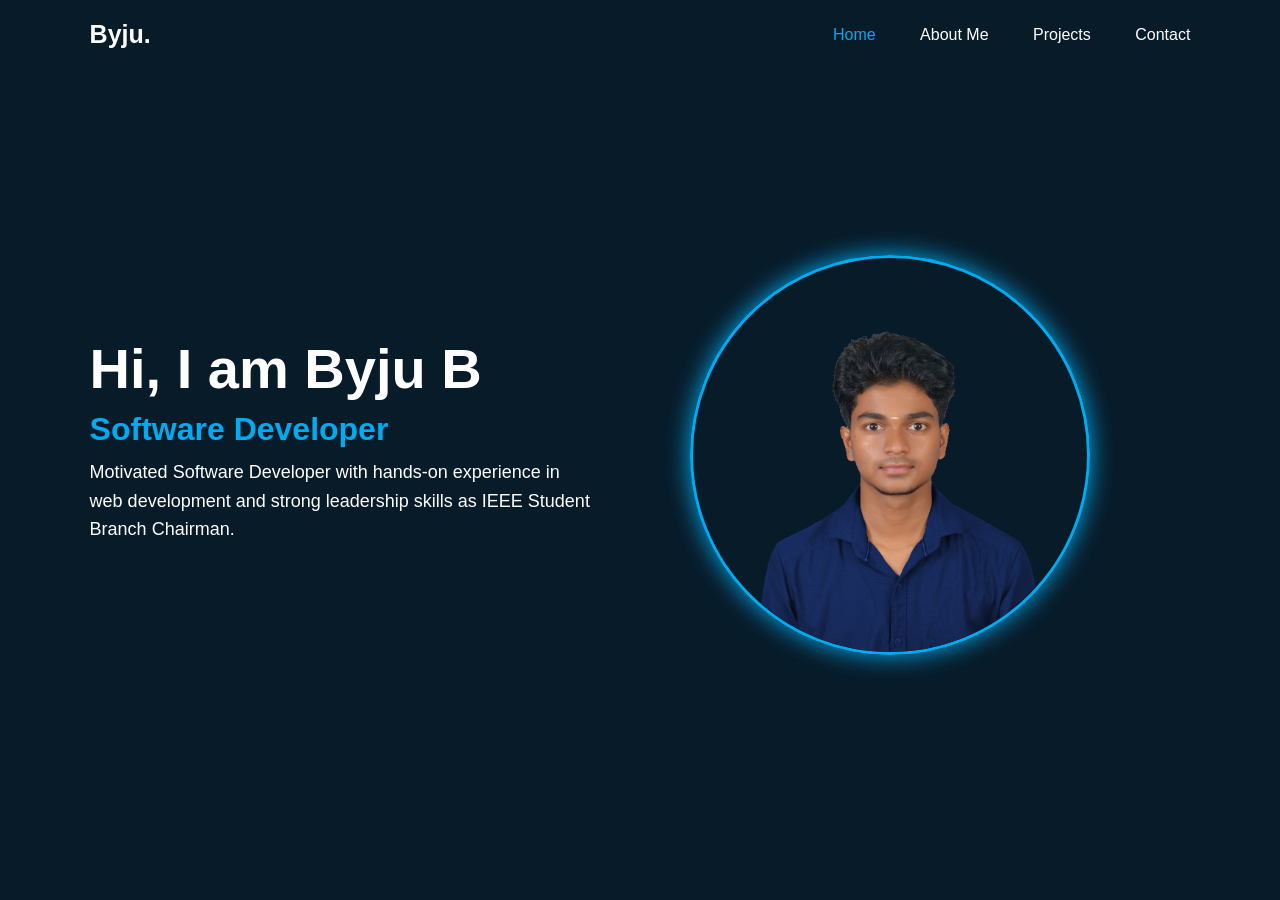
<file: index.html>
<!DOCTYPE html>
<html lang="en">
<head>
    <meta name="viewport" content="width=device-width, initial-scale=1.0">
    <title>Portfolio</title>
    <link rel="stylesheet" href="style.css">
</head>
<body>

  <header class="header">
    <a href="#" class="logo">Byju.</a>
    <nav class="navbar">
      <a href="index.html" class="active">Home</a>
      <a href="about.html">About Me</a>
      <a href="Projects.html">Projects</a>
      <a href="contact.html">Contact</a>
    </nav>
  </header>

  <section class="home">
    <div class="home-content">
      <h1>Hi, I am Byju B</h1>
      <h3>Software Developer</h3>
      <p>Motivated Software Developer with hands-on experience in web development and strong leadership skills as IEEE Student Branch Chairman.</p>
    </div>

    <div class="home-img">
      <div class="img-box">
        <img src="byju face pic round.png" alt="Byju B">
      </div>
    </div>
  </section>

</body>
</html>
</file>
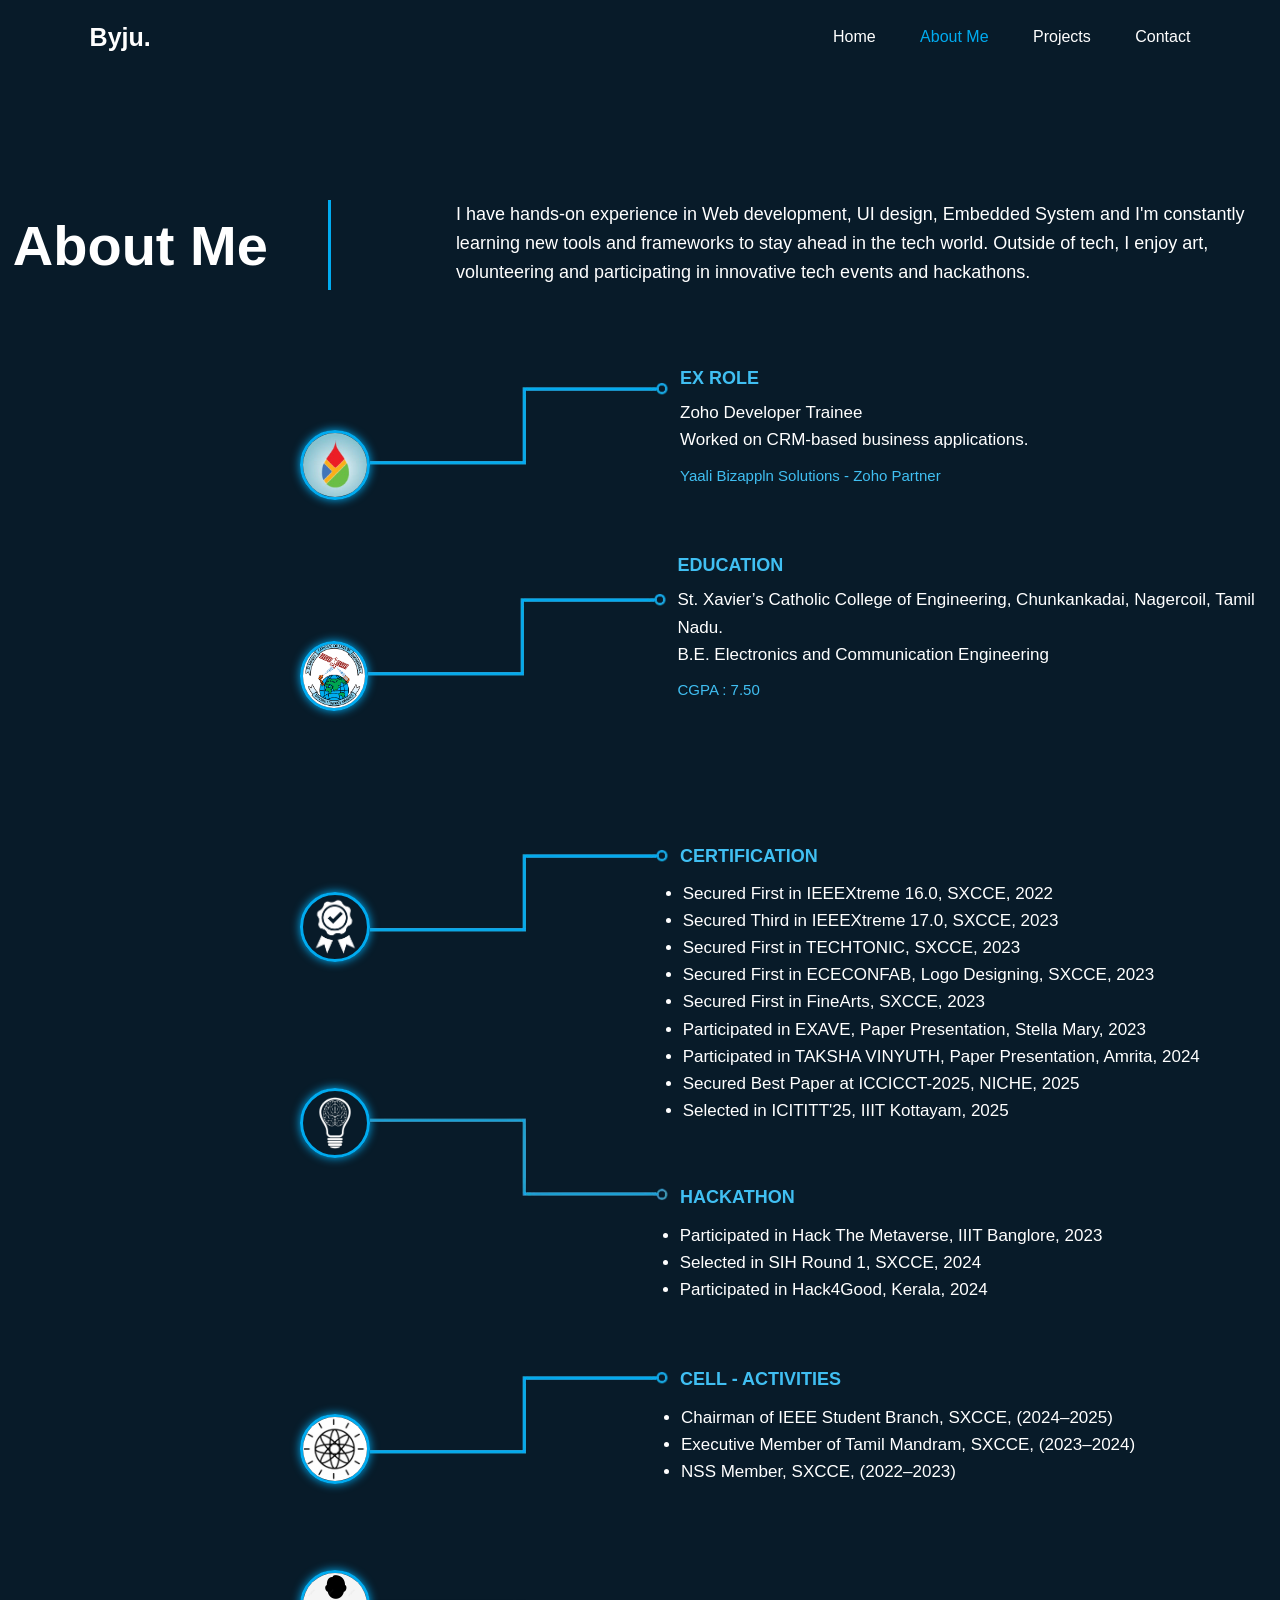
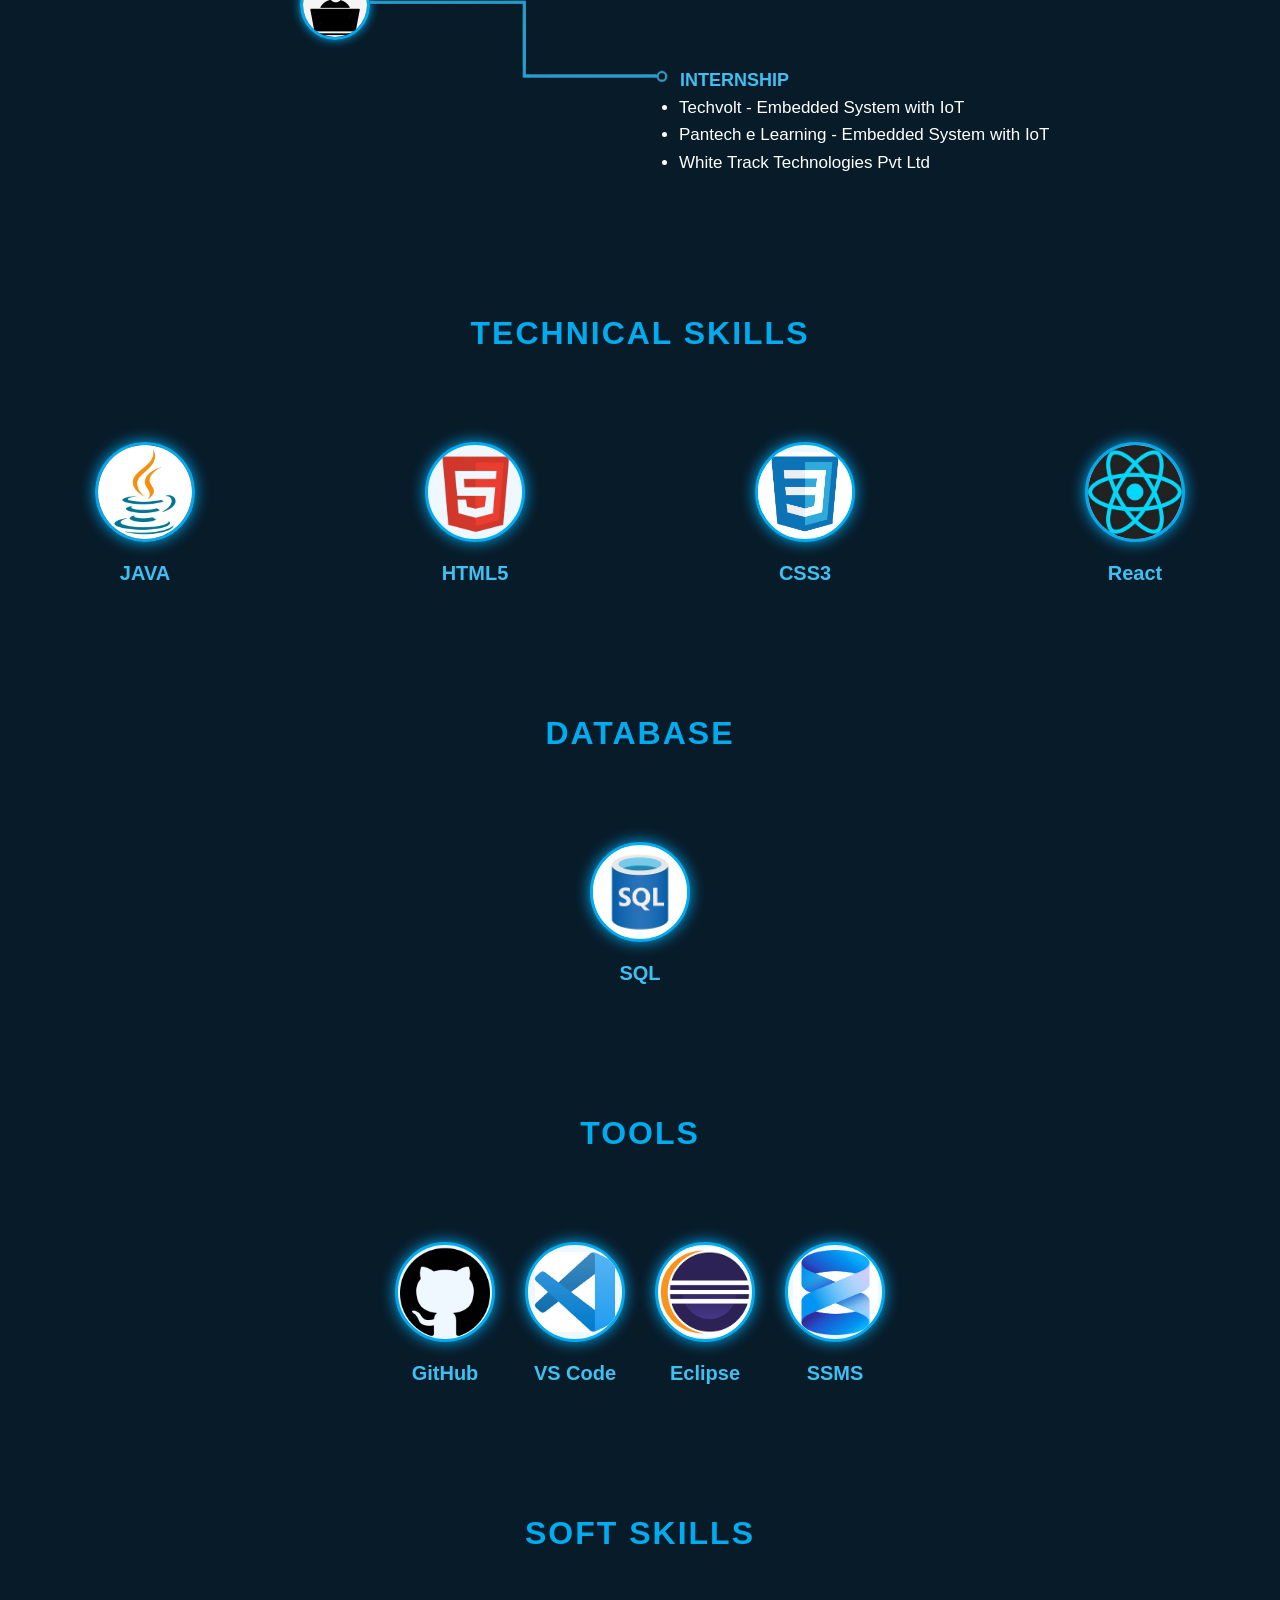
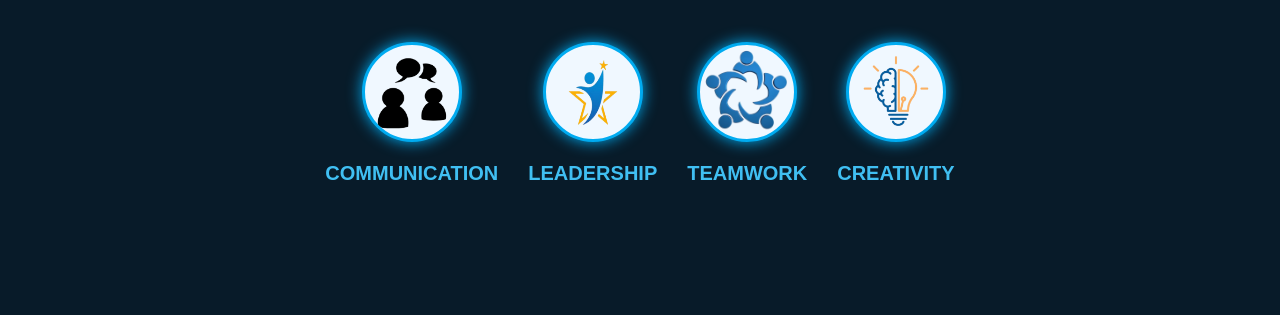
<file: about.html>
<!DOCTYPE html>
<html lang="en">
<head>
    <meta name="viewport" content="width=device-width, initial-scale=1.0">
    <title>About Me</title>
    <link rel="stylesheet" href="about.css">
</head>
<body>
    <header class="header">
        <a href="#" class="logo">Byju.</a>
        <nav class="navbar">
            <a href="index.html">Home</a>
            <a href="about.html" class="active">About Me</a>
            <a href="Projects.html">Projects</a>
            <a href="contact.html">Contact</a>
        </nav>
    </header>

<section class="about">
  <div class="about-content">
    <div class="about-row">
      <h1><span>About</span> <span>Me</span></h1>
      <div class="line-row">
      <p>
        I have hands-on experience in Web development, UI design, Embedded System and I'm constantly learning new tools and frameworks to stay ahead in the tech world. Outside of tech, I enjoy art, volunteering and participating in innovative tech events and hackathons.
      </p>
    </div>
    </div>
  </div>
</section>


<div class="certificate-row">
  <div class="circle-box">
    <img src="yaali.jpeg" style="width: 70px; height: 70px;" alt="certification">
  </div>

   <img src="line.png" class="line-img">

  <div class="education-text" style="margin-top: 35px;">
    <span>EX ROLE</span>
    <p>
      Zoho Developer Trainee
      <br>
        Worked on CRM-based business applications.
      <br>
      <p style="font-size:15px;  color:#40bff2;">Yaali Bizappln Solutions - Zoho Partner
</p>
    </p>
  </div>
</div>


<div class="certificate-row">
  <div class="circle-box">
    <img src="xavier.png" style="width: 70px; height: 70px;" alt="certification">
  </div>

  <img src="line.png" class="line-img">

  <div class="education-text" style="margin-top: 15px;">
    <span>EDUCATION</span>
    <p>
      St. Xavier’s Catholic College of Engineering, Chunkankadai, Nagercoil, Tamil Nadu.
      <br>
      B.E. Electronics and Communication Engineering &emsp;&emsp;&emsp;<p style="font-size:15px;  color:#40bff2;">
  CGPA : 7.50
</p>
    </p>
  </div>
</div>


<div class="certificate-row" style="display: flex; align-items: center;">
    <div class="circle-box" style="margin-top:140px">  
        <img src="certificate_logo.png" style="width: 60px; height: 60px;" alt="certification">
    </div>
    <img src="line.png" style="width: 300px; height: 100px; margin-left: 0px; margin-top:70px ;">
<span style="color: #40bff2; margin-left: 10px; font-size: 18px; font-weight: 700;">CERTIFICATION</span>
<ul style="margin-top: 100px; margin-left: -135px; color: white; font-size: 17px;margin-bottom: -190px;line-height: 1.6;">
  <li>Secured First in IEEEXtreme 16.0, SXCCE, 2022</li>
  <li>Secured Third in IEEEXtreme 17.0, SXCCE, 2023</li>
  <li>Secured First in TECHTONIC, SXCCE, 2023</li>
  <li>Secured First in ECECONFAB, Logo Designing, SXCCE, 2023</li>
  <li>Secured First in FineArts, SXCCE, 2023</li>
  <li>Participated in EXAVE, Paper Presentation, Stella Mary, 2023</li>
  <li>Participated in TAKSHA VINYUTH, Paper Presentation, Amrita, 2024</li>
  <li>Secured Best Paper at ICCICCT-2025, NICHE, 2025</li>
  <li>Selected in ICITITT'25, IIIT Kottayam, 2025</li>
</ul>
</div>

<div class="hackathon-row" style="display: flex; align-items: center; margin-top: 60px;">
  <div class="circle-box" style="margin-top: -150px;">
    <img src="hackathon-.png" style="width: 100px; height: 100px;" alt="hackathon">
  </div>
  <img src="line_op.png" style="width: 300px; height: 100px; margin-left: 0px; margin-top:-80px">
  <span style="color: #40bff2; margin-left: 10px; font-size: 18px; font-weight: 700;">HACKATHON</span>
  <ul style="margin-top: 200px; margin-left: -115px; color: white; font-size: 17px; margin-bottom: 70px;line-height: 1.6;">
  <li>Participated in Hack The Metaverse, IIIT Banglore, 2023</li>
  <li>Selected in SIH Round 1, SXCCE, 2024</li>
  <li>Participated in Hack4Good, Kerala, 2024</li>
</ul>
</div>

<div class="cell-activity" style="display: flex; align-items: center; margin-top: 60px;">
  <div class="circle-box" style="margin-top: -290px;">
    <img src="cell.jpg" style="width: 80px; height: 80px;" alt="cell activity">
  </div>
  <img src="line.png" style="width: 300px; height: 100px; margin-left: 0px; margin-top:-360px">
  <span style="color: #40bff2; margin-left: 10px; font-size: 18px; font-weight: 700;margin-top: -430px;">CELL - ACTIVITIES</span>
  <ul style="margin-bottom: 270px; margin-left: -160px; color: white; font-size: 17px; margin-top: -30px; line-height: 1.6;">
  <li>Chairman of IEEE Student Branch, SXCCE, (2024–2025)</li>
  <li>Executive Member of Tamil Mandram, SXCCE, (2023–2024)</li>
  <li>NSS Member, SXCCE, (2022–2023)</li>
</ul>
</div>

<div class="internship" style="display: flex; align-items: center; margin-top: 60px;">
  <div class="circle-box" style="margin-top: -420px;">
    <img src="internship.jpg" style="width: 80px; height: 80px;" alt="internship">
  </div>
  <img src="line_op.png" style="width: 300px; height: 100px; margin-left: 0px; margin-top:-350px">
  <span style="color: #40bff2; margin-left: 10px; font-size: 18px; font-weight: 700;margin-top: -270px;">INTERNSHIP</span>
  <ul style="margin-top: -220px; margin-left: -110px; color: white; font-size: 17px; margin-bottom: -60px; line-height: 1.6;">
  <li>Techvolt - Embedded System with IoT</li>
  <li>Pantech e Learning - Embedded System with IoT</li>
  <li>White Track Technologies Pvt Ltd</li>
</ul>
</div>

<center>
  <h2 style="color: #00abf0; font-size: 32px; font-weight: bold; letter-spacing: 2px; margin-top: 100px; margin-bottom: -30px;">
    TECHNICAL SKILLS</h2></center>

<div class="skills-section" style="display: flex; flex-wrap: wrap; justify-content: center; gap: 30px; margin-top: 20px; margin-bottom: 130px;">
  <div class="skill-item" style="display: flex; flex-direction: column; align-items: center;">
    <div class="lan-box" style="background-color: transparent; margin-left: 0px; margin-bottom: 20px;">
      <img src="java.jpg" style="width: 120px; height: 120px;" alt="java">
    </div>
    <p style="color: #40bff2; font-weight: bold; font-size: 20px;">JAVA</p>
  </div>

  <div class="skill-item" style="display: flex; flex-direction: column; align-items: center;">
    <div class="lan-box" style="background-color: aliceblue; margin-bottom: 20px;">
      <img src="html 5.png" style="width: 95px; height: 95px;" alt="html">
    </div>
    <p style="color: #40bff2; font-weight: bold; font-size: 20px; margin-left: 200px;">HTML5</p>
  </div>

  <div class="skill-item" style="display: flex; flex-direction: column; align-items: center;">
    <div class="lan-box" style="background-color: aliceblue; margin-bottom: 20px;">
      <img src="css.jpg" style="width: 120px; height: 85px; margin-top: 5px;" alt="css">
    </div>
    <p style="color: #40bff2; font-weight: bold; font-size: 20px; margin-left: 200px;">CSS3</p>
  </div>

  <div class="skill-item" style="display: flex; flex-direction: column; align-items: center;">
    <div class="lan-box" style="background-color: aliceblue; margin-bottom: 20px;">
      <img src="react.png" style="width: 100px; height: 100px;" alt="react">
    </div>
    <p style="color: #40bff2; font-weight: bold; font-size: 20px; margin-left: 200px;">React</p>
  </div>
</div>


<div>
  <center>
    <h2 style="color: #00abf0; font-size: 32px; font-weight: bold; letter-spacing: 2px; margin-top: 100px; margin-bottom: -30px;">
      DATABASE
    </h2>
  </center>
  <div class="skills-section" style="display: flex; flex-wrap: wrap; justify-content: center; gap: 30px; margin-top: 20px; margin-bottom: 130px;">
    <div class="skill-item" style="display: flex; flex-direction: column; align-items: center;">
      <div class="lans-box" style="background-color: aliceblue; margin-bottom: 20px;">
        <img src="sql.jpg" style="width: 120px; height: 90px;" alt="sql">
      </div>
      <p style="color: #40bff2; font-weight: bold; font-size: 20px;">SQL</p>
    </div>
</div>


<div>
  <center>
    <h2 style="color: #00abf0; font-size: 32px; font-weight: bold; letter-spacing: 2px; margin-top: 100px; margin-bottom: -30px;">
      TOOLS
    </h2>
  </center>
  <div class="skills-section" style="display: flex; flex-wrap: wrap; justify-content: center; gap: 30px; margin-top: 20px; margin-bottom: 130px;">
    <div class="skill-item" style="display: flex; flex-direction: column; align-items: center;">
      <div class="lans-box" style="background-color: aliceblue; margin-bottom: 20px;">
        <img src="github.png" style="width: 90px; height: 90px;" alt="github">
      </div>
      <p style="color: #40bff2; font-weight: bold; font-size: 20px;">GitHub</p>
    </div>

    <div class="skill-item" style="display: flex; flex-direction: column; align-items: center;">
      <div class="lans-box" style="background-color: aliceblue; margin-bottom: 20px;">
        <img src="vs.jpg" style="width: 80px; height: 80px;" alt="vs">
      </div>
      <p style="color: #40bff2; font-weight: bold; font-size: 20px;">VS Code</p>
    </div>

    <div class="skill-item" style="display: flex; flex-direction: column; align-items: center;">
      <div class="lans-box" style="background-color: aliceblue; margin-bottom: 20px;">
        <img src="eclipse.png" style="width: 90px; height: 90px;" alt="eclipse">
      </div>
      <p style="color: #40bff2; font-weight: bold; font-size: 20px;">Eclipse</p>
    </div>

    <div class="skill-item" style="display: flex; flex-direction: column; align-items: center;">
      <div class="lans-box" style="background-color: aliceblue; margin-bottom: 20px;">
        <img src="ssms.jpg" style="width: 85px; height: 85px;" alt="xampp">
      </div>
      <p style="color: #40bff2; font-weight: bold; font-size: 20px;">SSMS</p>
    </div>
</div>


<center>
  <h2 style="color: #00abf0; font-size: 32px; font-weight: bold; letter-spacing: 2px; margin-top: 100px; margin-bottom: -30px;">
    SOFT SKILLS
  </h2>
</center>

<div class="skills-section" style="display: flex; flex-wrap: wrap; justify-content: center; gap: 30px; margin-top: 20px; margin-bottom: 130px;">
  <div class="skill-item" style="display: flex; flex-direction: column; align-items: center;">
    <div class="lans-box" style="background-color: aliceblue; margin-bottom: 20px;">
      <img src="comm.png" style="width: 70px; height: 75px;" alt="comm">
    </div>
    <p style="color: #40bff2; font-weight: bold; font-size: 20px;">COMMUNICATION</p>
  </div>

  <div class="skill-item" style="display: flex; flex-direction: column; align-items: center;">
    <div class="lans-box" style="background-color: aliceblue; margin-bottom: 20px;">
       <img src="leader.png" style="width: 130px; height: 125px;" alt="leader">
    </div>
    <p style="color: #40bff2; font-weight: bold; font-size: 20px;">LEADERSHIP</p>
  </div>

  <div class="skill-item" style="display: flex; flex-direction: column; align-items: center;">
    <div class="lans-box" style="background-color: aliceblue; margin-bottom: 20px;">
      <img src="teamwork-.png" style="width: 120px; height: 110px; margin-bottom: 2px;" alt="team">
    </div>
    <p style="color: #40bff2; font-weight: bold; font-size: 20px;">TEAMWORK</p>
  </div>

  <div class="skill-item" style="display: flex; flex-direction: column; align-items: center;">
    <div class="lans-box" style="background-color: aliceblue; margin-bottom: 20px;">
      <img src="creativity.png" style="width: 135px; height: 130px; margin-bottom: 2px;" alt="creativity">
    </div>
    <p style="color: #40bff2; font-weight: bold; font-size: 20px;">CREATIVITY</p>
  </div>
</div>


</body>
</html>
</file>
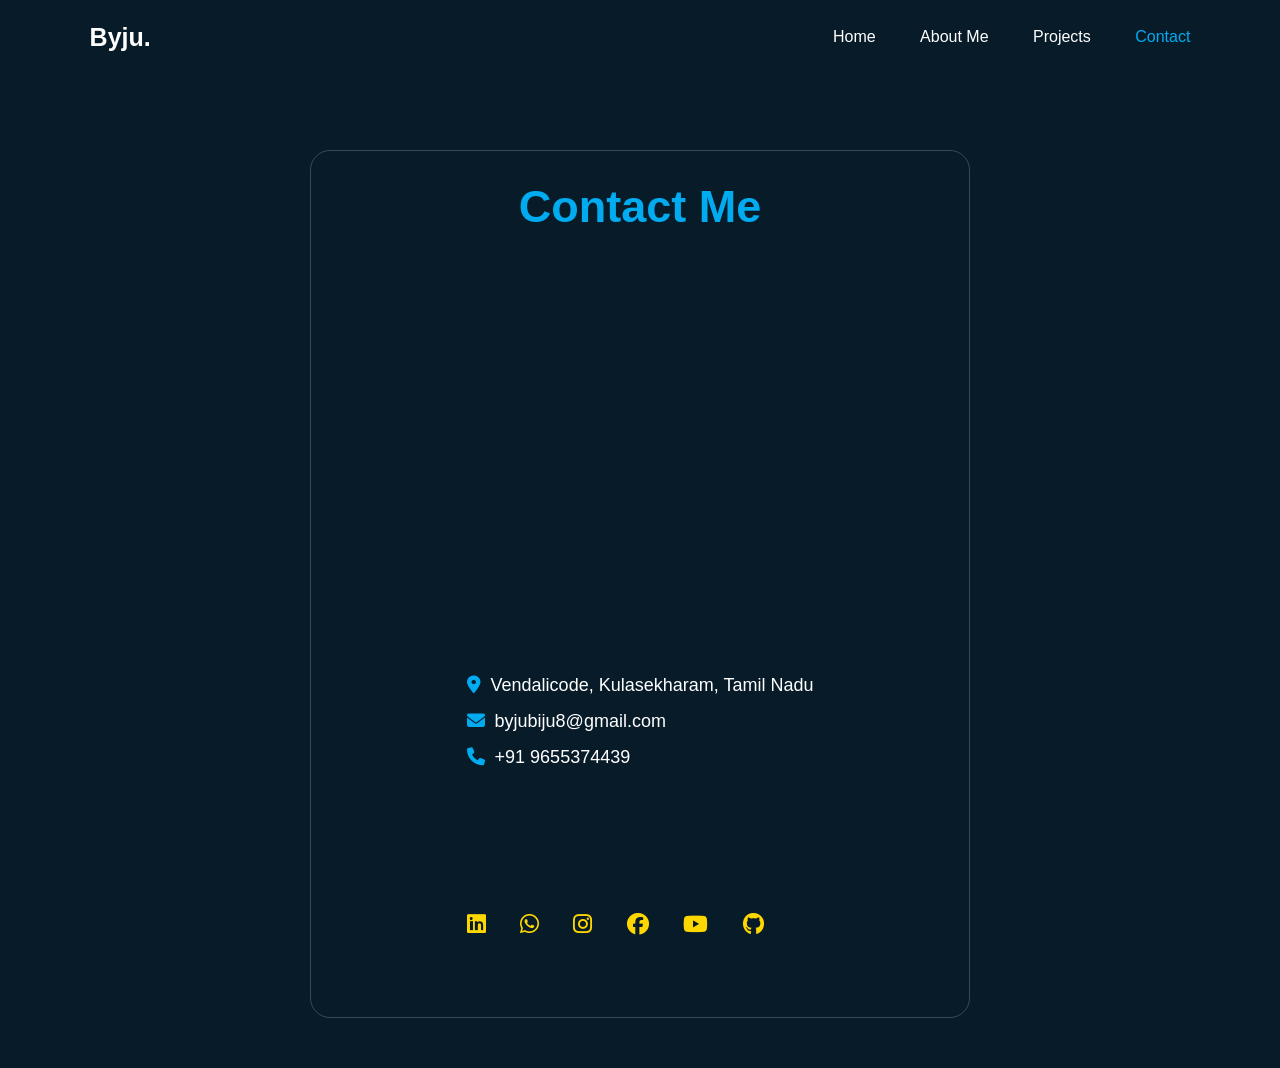
<file: contact.html>
<!DOCTYPE html>
<html lang="en">
<head>
    <meta name="viewport" content="width=device-width, initial-scale=1.0">
    <title>Contact</title>
    <link rel="stylesheet" href="contact.css">
    <link rel="stylesheet" href="https://cdnjs.cloudflare.com/ajax/libs/font-awesome/6.7.2/css/all.min.css" crossorigin="anonymous" referrerpolicy="no-referrer" />
</head>
<body>
    <header class="header">
        <a href="#" class="logo">Byju.</a>
        <nav class="navbar">
            <a href="index.html">Home</a>
            <a href="about.html">About Me</a>
            <a href="Projects.html">Projects</a>
            <a href="contact.html" class="active">Contact</a>
        </nav>
    </header>

   <section class="contact">
    <div class="contact-wrapper"> 
        <h1>Contact Me</h1>
        <div class="contact-content">
            <div class="left">
                <iframe src="https://www.google.com/maps/embed?pb=!1m18!1m12!1m3!1d3947.5456144660484!2d77.30525137469051!3d8.347862599279587!2m3!1f0!2f0!3f0!3m2!1i1024!2i768!4f13.1!3m3!1m2!1s0x3b045773471196c5%3A0x4b25fe9df1f37a13!2sRegu%20furniture%20mart!5e0!3m2!1sen!2sin!4v1748666621808!5m2!1sen!2sin" allowfullscreen="" loading="lazy" referrerpolicy="no-referrer-when-downgrade"></iframe>
            </div>
            <div class="right">
                <p><i class="fa-solid fa-location-dot" style="color:#00abf0;"></i>&nbsp;&nbsp;Vendalicode, Kulasekharam, Tamil Nadu</p>
                <p><i class="fa-solid fa-envelope" style="color:#00abf0;"></i>&nbsp;&nbsp;byjubiju8@gmail.com</p>
                <p><i class="fa-solid fa-phone" style="color:#00abf0;"></i>&nbsp;&nbsp;+91 9655374439</p>
                <br><br><br><br>
                <div class="social-icons">
                    <a href="https://www.linkedin.com/in/byju-b-72a664242/"><i class="fa-brands fa-linkedin"></i></a>
                    <a href="https://wa.me/+919655374439"><i class="fa-brands fa-whatsapp"></i></a>
                    <a href="https://www.instagram.com/_byju_b_/?hl=en"><i class="fa-brands fa-instagram"></i></a>
                    <a href="https://www.facebook.com/profile.php?id=100084313997622"><i class="fa-brands fa-facebook"></i></a>
                    <a href="https://youtube.com/@art_ver_se?si=Fxi4WhBnnXH-54Vw"><i class="fa-brands fa-youtube"></i></a>
                    <a href="https://github.com/ByjuBiju" target="_blank"><i class="fa-brands fa-github"></i></a>

                </div>
            </div>
        </div>
    </div> 
</section>



</html>
</file>
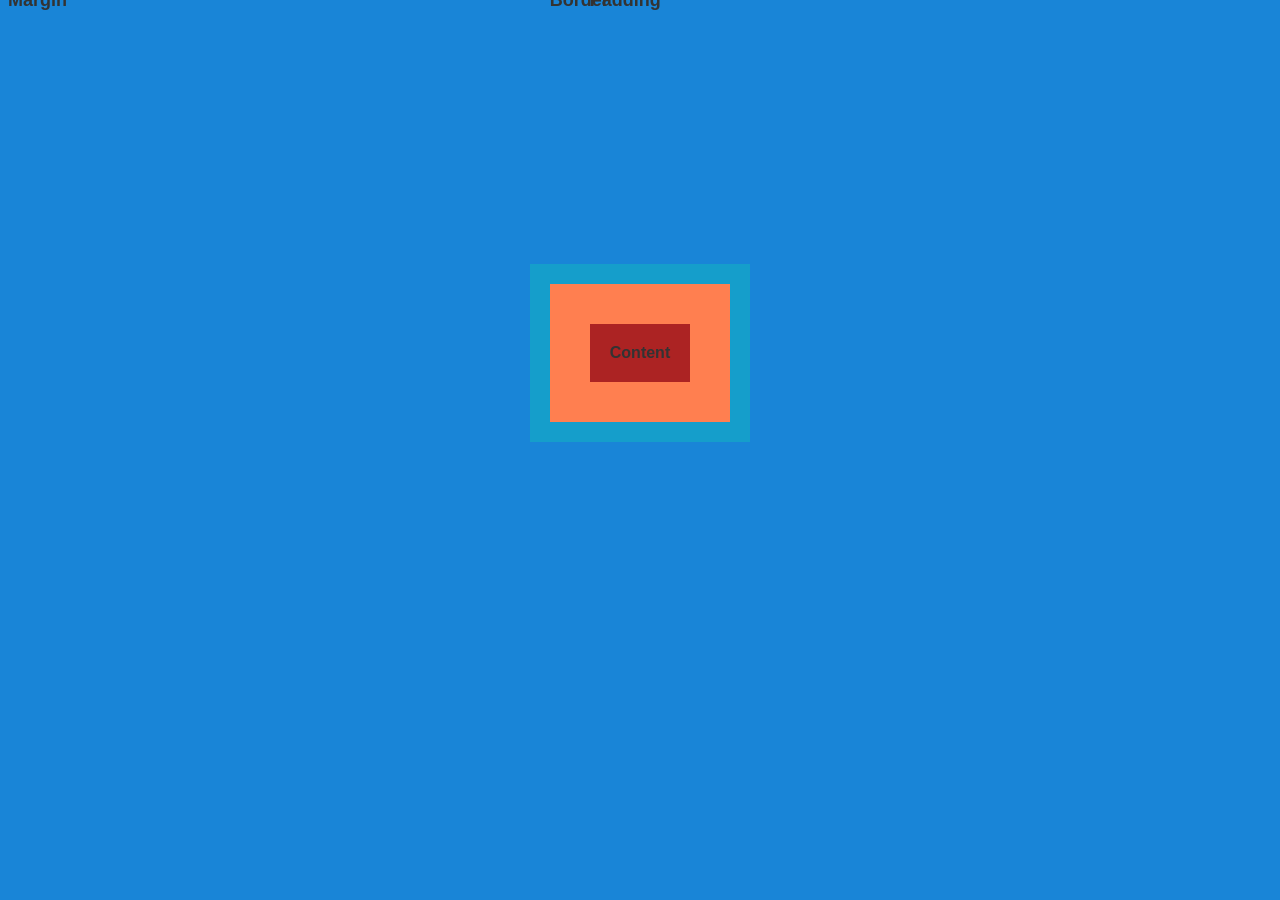
<file: dgfdd.html>
<!DOCTYPE html>
<html lang="en">
<head>
  <meta charset="UTF-8">
  <title>CSS Box Model</title>
  <style>
    body {
      background-color: #1985d7; 
      font-family: Arial, sans-serif;
      text-align: center;
      padding-top: 20%;
    }

    .margin {
      background-color: #159ecb; /* Border area */
      display: inline-block;
      padding: 20px;
    }

    .border {
      background-color: #ff7f50; /* Padding area */
      padding: 40px;
      
    }

    .content {
      background-color: rgb(172, 35, 35);
      color: #333;
      padding: 20px;
      font-weight: bold;
      
    }

    .label {
      position: absolute;
      top: -10px;
      margin-bottom: 10px;
      font-weight: bold;
      font-size: 18px;
      color: #333;
    }
</style>
</head>
<body>

  <div class="label">Margin</div>
  <div class="margin">
    <div class="label">Border</div>
    <div class="border">
      <div class="label">Padding</div>
      <div class="content">
        Content
      </div>
    </div>
  </div>
</file>
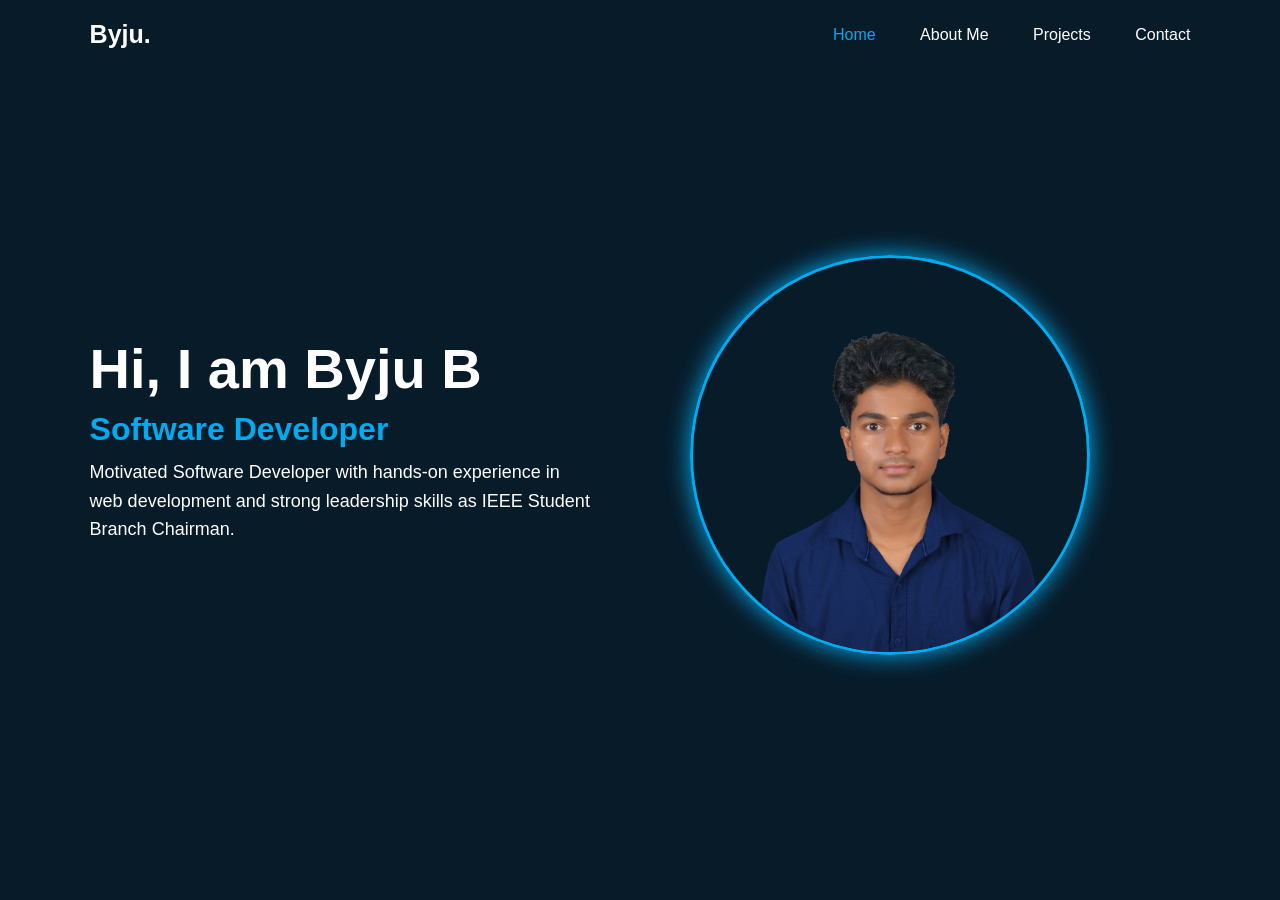
<file: home.html>
<!DOCTYPE html>
<html lang="en">
<head>
    <meta name="viewport" content="width=device-width, initial-scale=1.0">
    <title>Portfolio</title>
    <link rel="stylesheet" href="style.css">
</head>
<body>

  <header class="header">
    <a href="#" class="logo">Byju.</a>
    <nav class="navbar">
      <a href="home.html" class="active">Home</a>
      <a href="about.html">About Me</a>
      <a href="Projects.html">Projects</a>
      <a href="contact.html">Contact</a>
    </nav>
  </header>

  <section class="home">
    <div class="home-content">
      <h1>Hi, I am Byju B</h1>
      <h3>Software Developer</h3>
      <p>Motivated Software Developer with hands-on experience in web development and strong leadership skills as IEEE Student Branch Chairman.</p>
    </div>

    <div class="home-img">
      <div class="img-box">
        <img src="byju face pic round.png" alt="Byju B">
      </div>
    </div>
  </section>

</body>
</html>
</file>
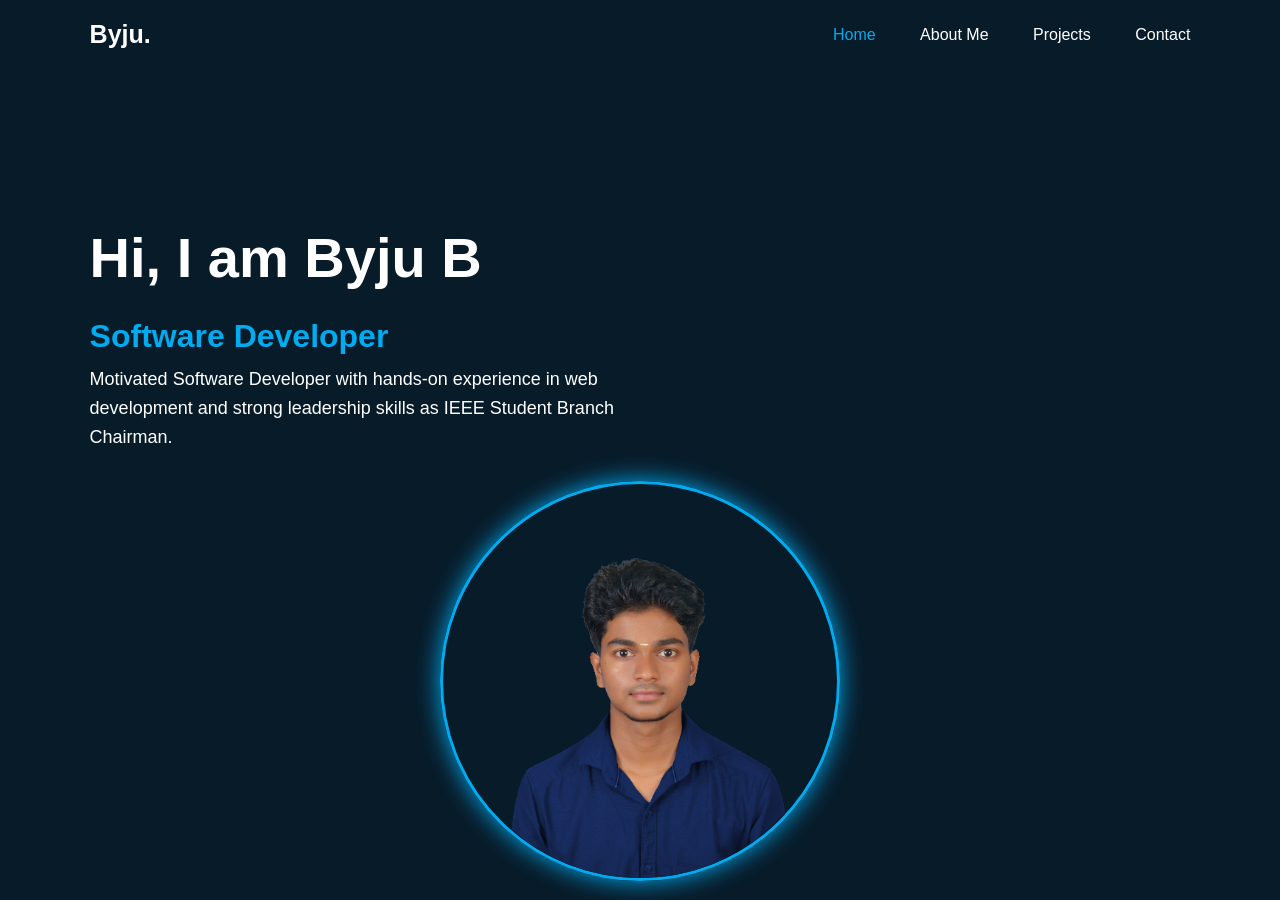
<file: portfolio.html>
<!DOCTYPE html>
<html lang="en">
<head>
    <meta charset="UTF-8">
    <title>Portfolio</title>
    <link rel="stylesheet" href="style.css">
</head>
<body>
    <header class="header">
        <a href="#" class="logo">Byju.</a>
        <nav class="navbar">
            <a href="portfolio.html" class="active">Home</a>
            <a href="about.html">About Me</a>
            
            <a href="#">Projects</a>
            <a href="#">Contact</a>
        </nav>
    </header>

    <section class="home">
        <div class="home-content">
        <h1>Hi, I am Byju B</h1>
        <br><h3>Software Developer</h3>
        <p>
            Motivated Software Developer with hands-on experience in web development and strong leadership skills as IEEE Student Branch Chairman.
        </p>
    </section>
</div>
<div class="home-img">
    <div class="img-box">
        <img src="byju face pic round.png" alt="Byju B">
    </div>
</div>

</body>
</html>
</file>
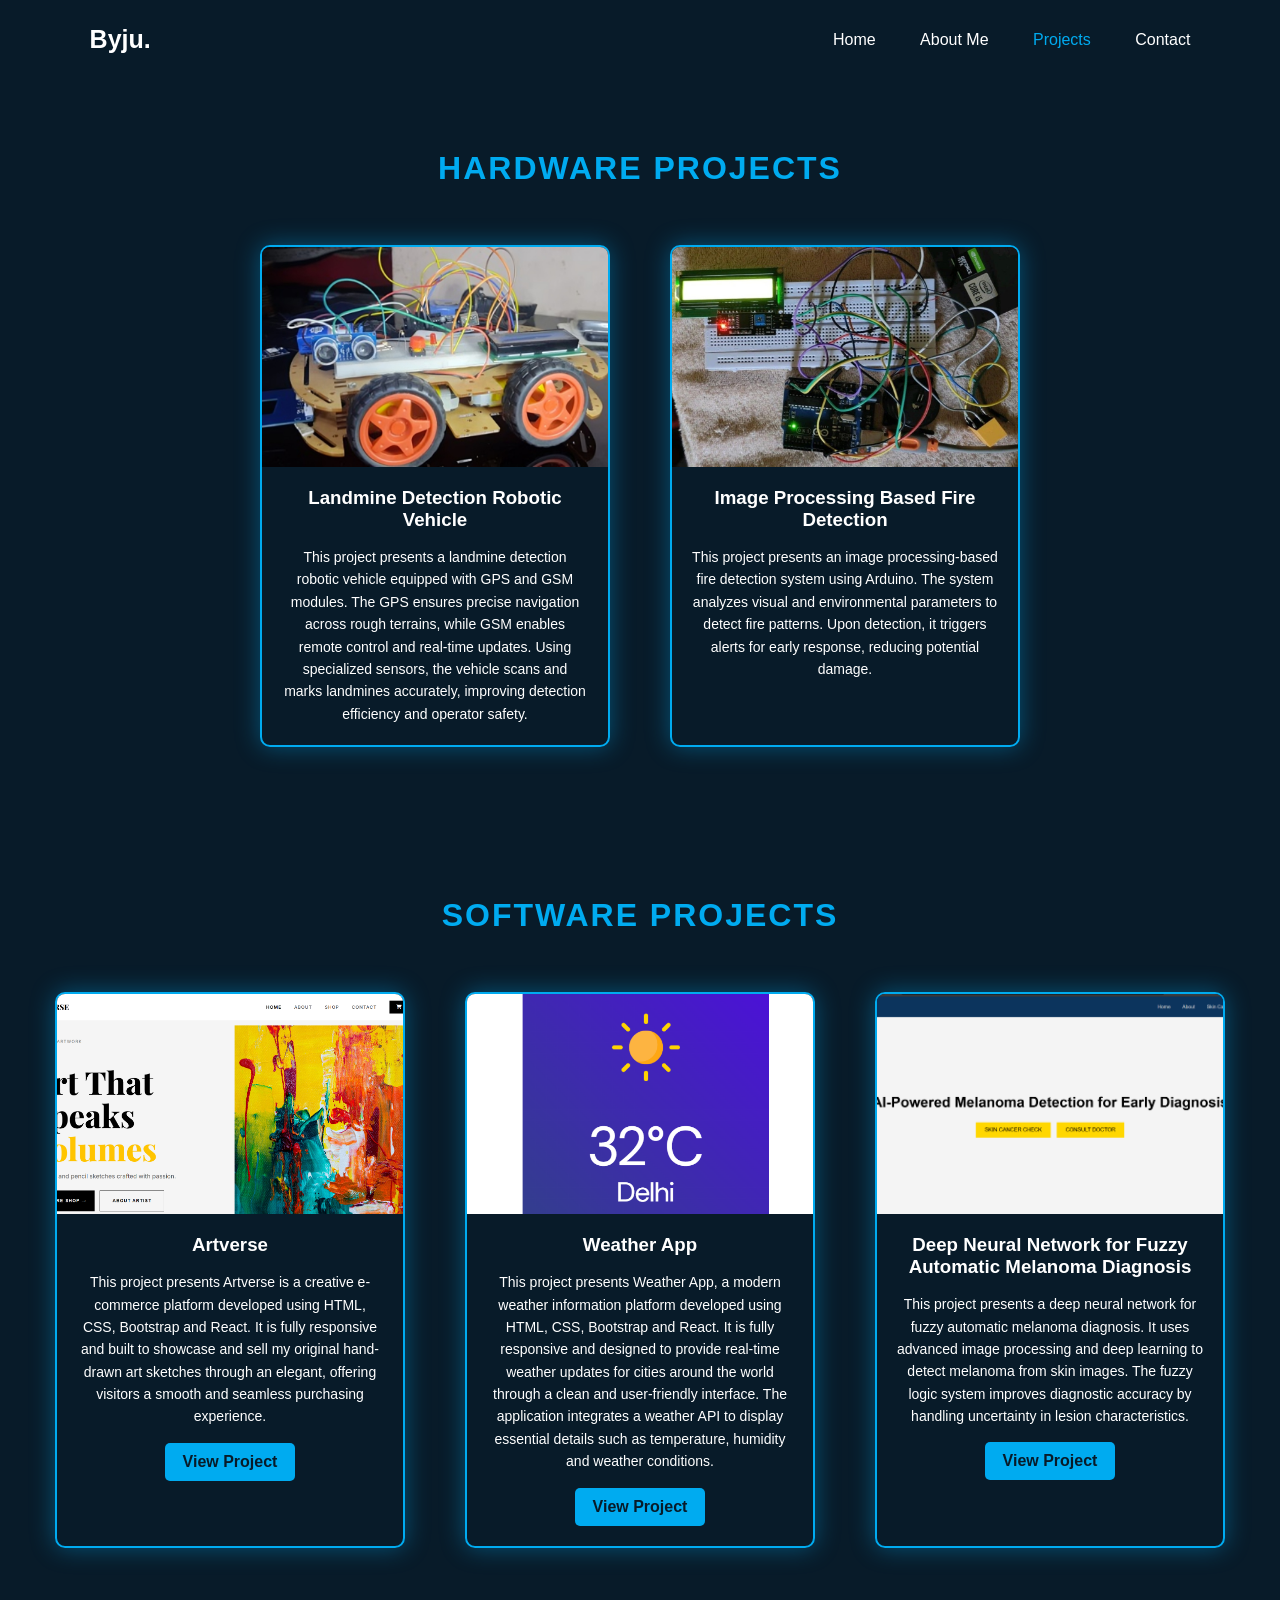
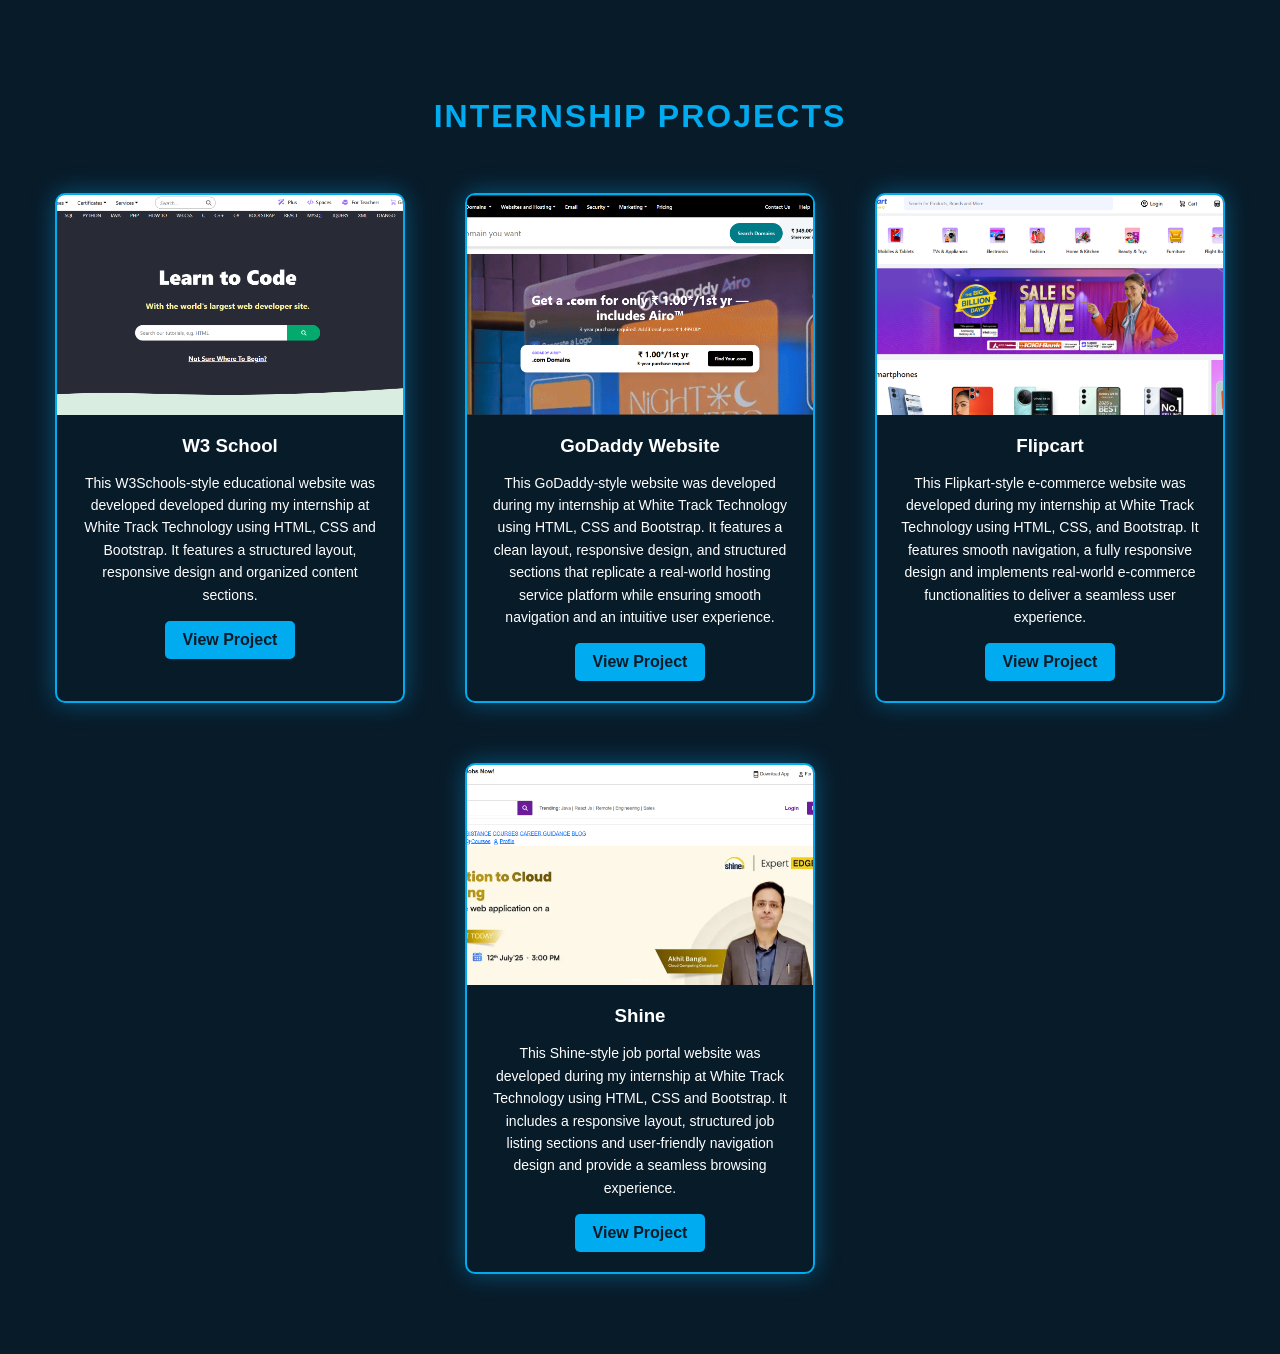
<file: Projects.html>
<!DOCTYPE html>
<html lang="en">
<head>
    <meta name="viewport" content="width=device-width, initial-scale=1.0">
    <title>Projects</title>
    <link rel="stylesheet" href="projects.css">
</head>
<body>

<header class="header">
    <a href="#" class="logo">Byju.</a>
    <nav class="navbar">
        <a href="index.html">Home</a>
        <a href="about.html">About Me</a>
        <a href="Projects.html" class="active">Projects</a>
        <a href="contact.html">Contact</a>
    </nav>
</header>

<h2 class="section-title">HARDWARE PROJECTS</h2>
<br>
<div class="projects-container">

    <div class="example-card">
        <div class="img-box">
            <img src="mini.png" alt="mini">
        </div>
        <div class="text-box">
            <h3>Landmine Detection Robotic Vehicle</h3>
            <p>
                This project presents a landmine detection robotic vehicle equipped with GPS and GSM modules.
                The GPS ensures precise navigation across rough terrains, while GSM enables remote control
                and real-time updates. Using specialized sensors, the vehicle scans and marks landmines
                accurately, improving detection efficiency and operator safety.
            </p>
        </div>
    </div>

    <div class="example-card">
        <div class="img-box">
            <img src="iot.jpg" alt="iot">
        </div>
        <div class="text-box">
            <h3>Image Processing Based Fire Detection</h3>
            <p>
                This project presents an image processing-based fire detection system using Arduino.
                The system analyzes visual and environmental parameters to detect fire patterns.
                Upon detection, it triggers alerts for early response, reducing potential damage.
            </p>
        </div>
    </div>

</div>


<h2 class="section-title">SOFTWARE PROJECTS</h2>
<br>
<div class="projects-container">

  <div class="example-card">
    <div class="img-box">
        <img src="artverse.png" alt="artverse">
    </div>
    <div class="text-box">
        <h3>Artverse</h3>
        <p>
          This project presents Artverse is a creative e-commerce platform developed using HTML, CSS, Bootstrap and React. It is fully responsive and built to showcase and sell my original hand-drawn art sketches through an elegant, offering visitors a smooth and seamless purchasing experience.
        </p>
        <a href="https://byjubiju.github.io/react-artverse/" target="_blank" class="project-btn">
            View Project
        </a>
    </div>
</div>


<div class="example-card">
    <div class="img-box">
        <img src="Weather.png" alt="weather">
    </div>
    <div class="text-box">
        <h3>Weather App</h3>
        <p>
            This project presents Weather App, a modern weather information platform developed using HTML, CSS, Bootstrap and React. It is fully responsive and designed to provide real-time weather updates for cities around the world through a clean and user-friendly interface. The application integrates a weather API to display essential details such as temperature, humidity and weather conditions.
        </p>
        <a href="https://byjubiju.github.io/Weather-App/" target="_blank" class="project-btn">
            View Project
        </a>
    </div>
</div>


    <div class="example-card">
        <div class="img-box">
            <img src="soft 1.png" alt="melanoma">
        </div>
        <div class="text-box">
            <h3>Deep Neural Network for Fuzzy Automatic Melanoma Diagnosis</h3>
            <p>
                This project presents a deep neural network for fuzzy automatic melanoma diagnosis.
                It uses advanced image processing and deep learning to detect melanoma from skin images.
                The fuzzy logic system improves diagnostic accuracy by handling uncertainty in lesion characteristics.
            </p>
            <a href="https://byjubiju.github.io/Skin-Cancer/" target="_blank" class="project-btn">
              View Project</a>
        </div>
    </div>


</div>


<h2 class="section-title">INTERNSHIP PROJECTS</h2>
<br>
<div class="projects-container">

  <div class="example-card">
    <div class="img-box">
        <img src="W3.png" alt="shine">
    </div>
    <div class="text-box">
        <h3>W3 School</h3>
        <p>
          This W3Schools-style educational website was developed developed during my internship at White Track Technology using HTML, CSS and Bootstrap. It features a structured layout, responsive design and organized content sections.
          </p>
        <a href="https://byjubiju.github.io/W3-School/" target="_blank" class="project-btn">
            View Project
        </a>
    </div>
</div>


    <div class="example-card">
        <div class="img-box">
            <img src="godaddy.png" alt="godaddy">
        </div>
        <div class="text-box">
            <h3>GoDaddy Website</h3>
            <p>
              This GoDaddy-style website was developed during my internship at White Track Technology using HTML, CSS and Bootstrap. It features a clean layout, responsive design, and structured sections that replicate a real-world hosting service platform while ensuring smooth navigation and an intuitive user experience.
            </p>
            <a href="https://byjubiju.github.io/GoDaddy/" target="_blank" class="project-btn">
                View Project
            </a>
        </div>
    </div>


    <div class="example-card">
      <div class="img-box">
          <img src="flipcart.png" alt="flipcart">
      </div>
      <div class="text-box">
          <h3>Flipcart</h3>
          <p>
            This Flipkart-style e-commerce website was developed during my internship at White Track Technology using HTML, CSS, and Bootstrap. It features smooth navigation, a fully responsive design and implements real-world e-commerce functionalities to deliver a seamless user experience.
          </p>
          <a href="https://byjubiju.github.io/Flipcart/" target="_blank" class="project-btn">
              View Project
          </a>
      </div>
  </div>
  

  <div class="example-card">
    <div class="img-box">
        <img src="shine.png" alt="shine">
    </div>
    <div class="text-box">
        <h3>Shine</h3>
        <p>
          This Shine-style job portal website was developed during my internship at White Track Technology using HTML, CSS and Bootstrap. It includes a responsive layout, structured job listing sections and user-friendly navigation design and provide a seamless browsing experience.
        </p>
        <a href="https://byjubiju.github.io/Shine-Web/" target="_blank" class="project-btn">
            View Project
        </a>
    </div>
</div>
</div>

</body>
</html>
</file>
<file: style.css>
* {
      margin: 0;
      padding: 0;
      box-sizing: border-box;
      font-family: 'Poppins', sans-serif;
    }

    body {
      background: #081b29;
      color: white;
    }

    .header {
      position: fixed;
      top: 0;
      left: 0;
      width: 100%;
      padding: 20px 7%;
      background: #081b29;
      display: flex;
      justify-content: space-between;
      align-items: center;
      z-index: 100;
    }

    .logo {
      font-size: 25px;
      font-weight: 600;
      color: white;
      text-decoration: none;
    }

    .navbar a {
      margin-left: 40px;
      text-decoration: none;
      color: white;
      font-weight: 500;
      transition: 0.5s;
    }

    .navbar a:hover,
    .navbar a.active {
      color: #00abf0;
    }

    .home {
      margin-top: 25vh;
      padding: 0 7%;
      display: flex;
      justify-content: space-between;
      align-items: center;
      flex-wrap: wrap;
    }

    .home-content {
      max-width: 600px;
      flex: 1 1 200px;
    }

    .home-content h1 {
      font-size: 56px;
      font-weight: 700;
      margin-bottom: 10px;
    }

    .home-content h3 {
      font-size: 32px;
      font-weight: 700;
      color: #00abf0;
      margin-bottom: 10px;
    }

    .home-content p {
      font-size: 18px;
      line-height: 1.6;
      margin-bottom: 0;
    }

    .home-img {
      flex: 1 1 300px;
      display: flex;
      justify-content: center;
      align-items: center;
      margin-top: 30px;
    }

    .img-box {
      width: 400px;
      height: 400px;
      border-radius: 50%;
      overflow: hidden;
      border: 3px solid #00abf0;
      box-shadow: 0 0 25px #00abf0;
      display: flex;
      justify-content: center;
      align-items: center;
    }

    .img-box img {
      width: 100%;
      height: 100%;
      object-fit: cover;
    }

    @media screen and (max-width: 768px) {
      .header {
        flex-direction: column;
        align-items: flex-start;
        padding: 15px 5%;
        height: 100px;
      }

      .navbar {
        display: flex;
        flex-wrap: wrap;
        margin-top: 10px;
      }

      .navbar a {
        margin: 10px 10px 0 0;
      }

      .home {
        flex-direction: column;
        text-align: center;
        padding-top: 20vh;
        margin: 0px;
      }

      .home-content{
        margin: 0px;
      }
      .home-img {
        margin-top: 20px;
      }

      .home-content h1 {
        font-size: 38px;
      }

      .home-content h3 {
        font-size: 24px;
      }

      .home-content p {
        font-size: 16px;
      }

      .img-box {
        width: 320px;
        height: 320px;
      }
    }
</file>
<file: about.css>
* {
    margin: 0;
    padding: 0;
    box-sizing: border-box;
    font-family: 'Poppins', sans-serif;
}

body {
    background: #081b29;
    color: white;
}

.header {
    position: fixed;
    top: 0;
    left: 0;
    width: 100%;
    height: 15px;
    padding: 37px 7%;
    background: #081b29;
    display: flex;
    justify-content: space-between;
    align-items: center;
    z-index: 100;
}

.logo {
    font-size: 25px;
    font-weight: 600;
    color: rgb(255, 255, 255);
    text-decoration: none;
}

.navbar a {
    margin-left: 40px;
    text-decoration: none;
    color: rgb(255, 255, 255);
    font-weight: 500;
    transition: 1s;
}

.navbar a:hover,
.navbar a.active {
    color: #00abf0
}
.about {
  margin-top: 10vh;
  padding: 0 1%;
  text-align: center;
}

.about-content {
  max-width: 1320px;
  margin: 0 auto;
  margin-top: 200px;
}
.about-content h1 {
  font-size: 56px;
  font-weight: 700;
  margin: 0;
  white-space: nowrap; 
}

.about-row {
  display: flex;
  align-items: center;
  text-align: left;
  gap: 30px; 
}
.about-row p {
    font-size: 25px;
    line-height: 1.6;
    margin-bottom: 4px;
}

.line-row {
  border-left: 3px solid #00abf0;
  padding-left: 25px;

}


.about-content h1 {
  font-size: 56px;
  font-weight: 700;
  margin: 0;
  margin-right: 30px; 
}


.about-content p {
  font-size: 18px;
  line-height: 1.6;
  max-width: 1000px;
  padding-left: 100px;
}

.circle-box {
    width: 70px;
    height: 70px;
    border-radius: 50%;
    overflow: hidden;
    border: 3px solid #00abf0;
    box-shadow: 0 0 10px #00abf0;
    display: flex;
    justify-content: center;
    align-items: center;
    margin-left: 300px;
    margin-top: 100px;
}
.lan-box {
    width: 100px;
    height: 100px;
    border-radius: 50%;
    overflow: hidden;
    border: 3px solid #00abf0;
    box-shadow: 0 0 15px #00abf0;
    display: flex;
    justify-content: center;
    align-items: center;
    margin-left: 200px;
    margin-top: 100px;
}

.lans-box {
    width: 100px;
    height: 100px;
    border-radius: 50%;
    overflow: hidden;
    border: 3px solid #00abf0;
    box-shadow: 0 0 15px #00abf0;
    display: flex;
    justify-content: center;
    align-items: center;
    margin-top: 100px;
}


.certificate-row {
  display: flex;
  align-items: center;
  margin: 40px 0;
}

.certificate-row .circle-box img {
  width: 70px;
  height: 70px;
}
.certificate-row .line-img {
  width: 300px;
  height: 100px;
  margin-top: 20px;
}
/* Text Styling */
.certificate-row .education-text span {
  color: #40bff2;
  font-size: 18px;
  font-weight: 700;
  margin-left: 10px;
}

.certificate-row .education-text p {
  color: white;
  font-size: 17px;
  line-height: 1.6;
  margin: 10px 0 0 10px;
}

/* 🔹 Responsive Fix for ≤768px */
@media (max-width: 768px) {
  .certificate-row {
    flex-direction: column;
    text-align: center;
  }

  .certificate-row .circle-box,
  .certificate-row .line-img {
    display: none;
  }

  .certificate-row .education-text span {
    margin: 10px 0;
    font-size: 16px;
  }

  .certificate-row .education-text p {
    font-size: 15px;
    margin: 5px 0 0 0;
    text-align: center;
  }
}



@media screen and (max-width: 768px) {
  .header {
    flex-direction: column;
    align-items: flex-start;
    padding: 20px 5%;
    height: 100px;
  }

  .navbar {
    display: flex;
    flex-wrap: wrap;
    margin-top: 10px;
  }

  .navbar a {
    margin: 10px 10px 0 0;
  }

  .about {
    margin-top: 20vh;
    padding: 0 5%;
  }

  .about-content {
    margin-top: 100px;
  }

  .about-content h1 {
    font-size: 36px;
    white-space: normal;
    text-align: center;
  }

  .about-row {
    flex-direction: column;
    align-items: center;
    text-align: center;
  }

  .about-content p {
    padding-left: 0;
    font-size: 16px;
  }
  
  .lan-box {
    width: 80px;
    height: 80px;
    margin: 40px auto 20px auto;
  }

  p[style*="margin-left"] {
    margin-left: 0 !important;
    text-align: center;
  }

    .certificate-row {
    flex-direction: column;
    align-items: center;
    text-align: center;
    margin: 40px 0;
  
  }

  .certificate-row .circle-box {
   display: none;
  }

  .certificate-row img {
    display: none; 
  }

  .certificate-row span {
    margin: 20px 0 10px 0 !important;
    font-size: 16px !important;
  }

  .certificate-row ul {
    margin: 10px 20px !important;
    padding-left: 20px;
    font-size: 15px;
    text-align: left;
    line-height: 1.6;
  }

    
    .hackathon-row {
    flex-direction: column;
    align-items: center;
    text-align: center;
    margin: 40px 0;
  
  }

  .hackathon-row .circle-box {
   display: none;
  }

  .hackathon-row img {
    display: none; 
  }

  .hackathon-row span {
    margin: 20px 0 10px 0 !important;
    font-size: 16px !important;
  }

  .hackathon-row ul {
    margin: 10px 20px !important;
    padding-left: 20px;
    font-size: 15px;
    text-align: left;
    line-height: 1.6;
  }
  
  .cell-activity{
    flex-direction: column;
    align-items: center;
    text-align: center;
    margin: 40px 0;
  
  }

  .cell-activity .circle-box {
   display: none;
  }

  .cell-activity img {
    display: none; 
  }

  .cell-activity span {
    margin: 20px 0 10px 0 !important;
    font-size: 16px !important;
  }

  .cell-activity ul {
    margin: 10px 20px !important;
    padding-left: 20px;
    font-size: 15px;
    text-align: left;
    line-height: 1.6;
  }
  
.internship{
    flex-direction: column;
    align-items: center;
    text-align: center;
    margin: 40px 0;
  
  }

  .internship .circle-box {
   display: none;
  }

  .internship img {
    display: none; 
  }

  .internship span {
    margin: 20px 0 10px 0 !important;
    font-size: 16px !important;
  }

  .internship ul {
    margin: 10px 20px !important;
    padding-left: 20px;
    font-size: 15px;
    text-align: left;
    line-height: 1.6;
  }


}
</file>
<file: contact.css>
* {
    margin: 0;
    padding: 0;
    box-sizing: border-box;
    font-family: 'Poppins', sans-serif;
}

body {
    background: #081b29;
    color: white;
}

.header {
    position: fixed;
    top: 0;
    left: 0;
    width: 100%;
    height: 15px;
    padding: 37px 7%;
    background: #081b29;
    display: flex;
    justify-content: space-between;
    align-items: center;
    z-index: 100;
}

.logo {
    font-size: 25px;
    font-weight: 600;
    color: white;
    text-decoration: none;
}

.navbar a {
    margin-left: 40px;
    text-decoration: none;
    color: white;
    font-weight: 500;
    transition: 0.3s;
}

.navbar a:hover,
.navbar a.active {
    color: #00abf0;
}

.contact {
    padding: 150px 7% 50px 7%;
}

.contact h1 {
    color: #00abf0;
    font-size: 45px;
    font-weight: 700;
    margin-bottom: 70px;
    text-align: center;
}

.contact-content {
    display: flex;
    justify-content: center;
    align-items: flex-start;
    flex-wrap: wrap;
    gap: 40px;
    text-align: left;
}

.left iframe {
    width: 100%;
    max-width: 400px;
    height: 320px;
    border: 0;
    padding-bottom: 40px;
}

.right {
    min-width: 280px;
    max-width: 400px;
    line-height: 2;
}

.contact-content p {
    font-size: 18px;
}

.social-icons {
    margin-bottom: 40px;
}

.social-icons a {
    margin-right: 30px;
    font-size: 22px;
    color: gold;
    transition: 0.3s;
}

.social-icons a:hover {
    color: #00abf0;
}
.contact-wrapper {
    background: transparent;
    border: 1px solid rgba(255, 255, 255, 0.2); 
    padding: 30px; 
    border-radius: 20px;
    width: 60%; 
    max-width: 1000px;
    height: auto; 
    margin: 0 auto; 
}

@media screen and (max-width: 768px) {
  .header {
    flex-direction: column;
    align-items: flex-start;
    padding: 20px 5%;
    height: 100px;
  }

  .navbar {
    display: flex;
    flex-wrap: wrap;
    margin-top: 10px;
  }

  .navbar a {
    margin: 10px 10px 0 0;
  }

  .contact {
    padding: 120px 5% 50px 5%;
  }

  .contact h1 {
    font-size: 32px;
    margin-bottom: 40px;
  }

  .contact-content {
    flex-direction: column;
    align-items: center;
    gap: 30px;
  }

  .left iframe {
    width: 100%;
    height: 250px;
  }

  .right {
    width: 100%;
    text-align: center;
  }

  .contact-content p {
    font-size: 16px;
    line-height: 1.8;
  }

  .social-icons {
    display: flex;
    justify-content: center;
    flex-wrap: wrap;
    gap: 20px;
  }

  .social-icons a {
    margin: 0;
  }

  .contact-wrapper {
    width: 100%;
    padding: 20px;
  }
}
</file>
<file: projects.css>
* {
  margin: 0;
  padding: 0;
  box-sizing: border-box;
  font-family: 'Poppins', sans-serif;
}

body {
  background: #081b29;
  color: white;
}

.header {
  position: fixed;
  top: 0;
  width: 100%;
  padding: 25px 7%;
  background: #081b29;
  display: flex;
  justify-content: space-between;
  align-items: center;
  z-index: 100;
}

.logo {
  font-size: 25px;
  font-weight: 600;
  color: white;
  text-decoration: none;
}

.navbar a {
  margin-left: 40px;
  text-decoration: none;
  color: white;
  font-weight: 500;
  transition: 0.3s;
}

.navbar a:hover,
.navbar a.active {
  color: #00abf0;
}

.section-title {
  text-align: center;
  margin-top: 150px;
  margin-bottom: 40px;
  color: #00abf0;
  font-size: 32px;
  letter-spacing: 2px;
}

.projects-container {
  display: flex;
  justify-content: center;
  gap: 60px;
  flex-wrap: wrap;
  margin-bottom: 80px;
}

.example-card {
  width: 350px;
  background: transparent;
  border: 2px solid #00abf0;
  border-radius: 10px;
  overflow: hidden;
  box-shadow: 0 0 25px rgba(0, 171, 240, 0.4);
  transition: 0.3s ease;
}

.example-card:hover {
  transform: translateY(-10px);
}

.img-box {
  width: 100%;
  height: 220px;
  overflow: hidden;
}

.img-box img {
  width: 100%;
  height: 100%;
  object-fit: cover;
}

.text-box {
  padding: 20px;
  text-align: center;
}

.text-box h3 {
  margin-bottom: 15px;
}

.text-box p {
  font-size: 14px;
  line-height: 1.6;
}

.project-btn {
  display: inline-block;
  margin-top: 15px;
  padding: 10px 18px;
  background-color: #00abf0;
  color: #081b29;
  text-decoration: none;
  border-radius: 5px;
  font-weight: 600;
  transition: 0.3s ease;
}

.project-btn:hover {
  background-color: transparent;
  color: #00abf0;
  border: 2px solid #00abf0;
}
@media screen and (max-width: 768px) {

  .header {
      flex-direction: column;
      align-items: flex-start;
  }

  .navbar {
    display: flex;
    flex-wrap: wrap;
    margin-top: 20px;
    gap: 10px;               /* cleaner spacing */
  }

  .navbar a {
    margin: 0;               /* remove uneven margins */
  }

  /* Make links sit side-by-side */
  .navbar a:nth-child(1),
  .navbar a:nth-child(2),
  .navbar a:nth-child(3),
  .navbar a:nth-child(4) {
      display: inline-block;
  }

  .example-card {
      width: 90%;
  }
}
</file>
